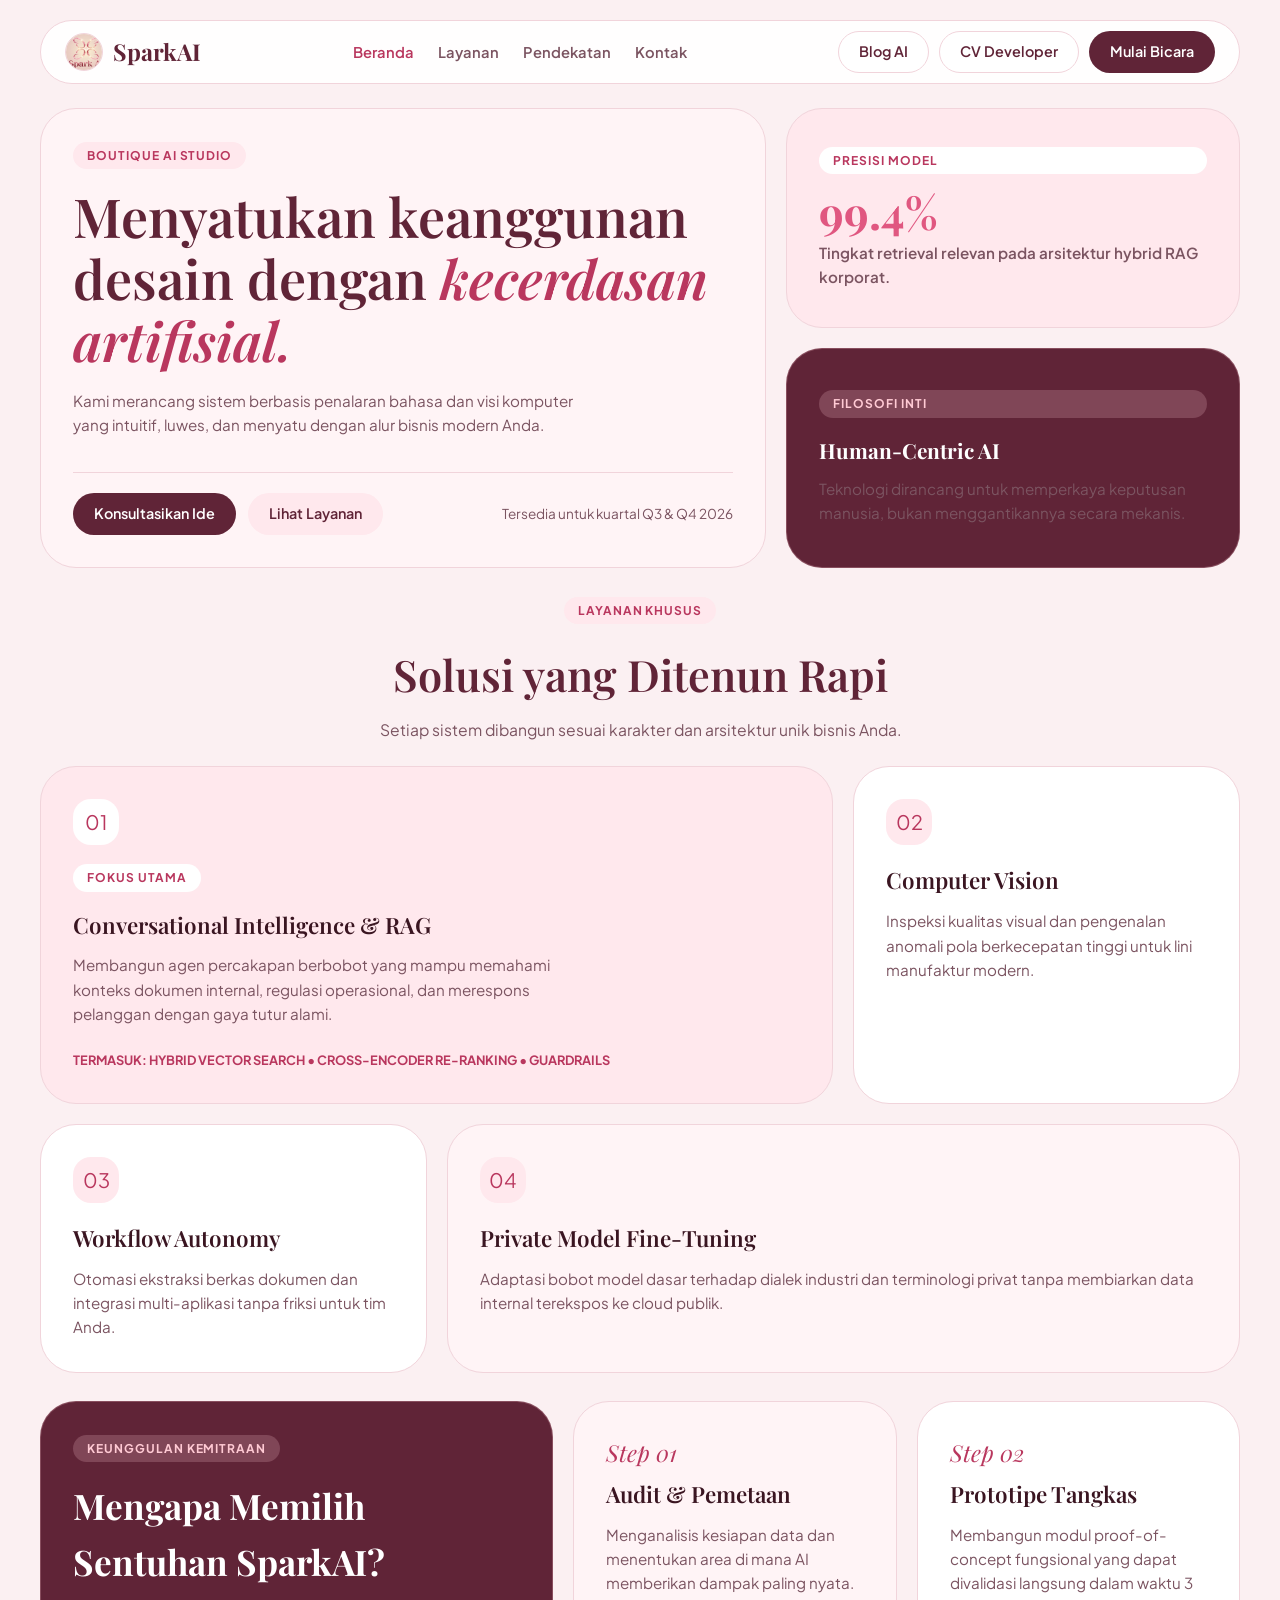
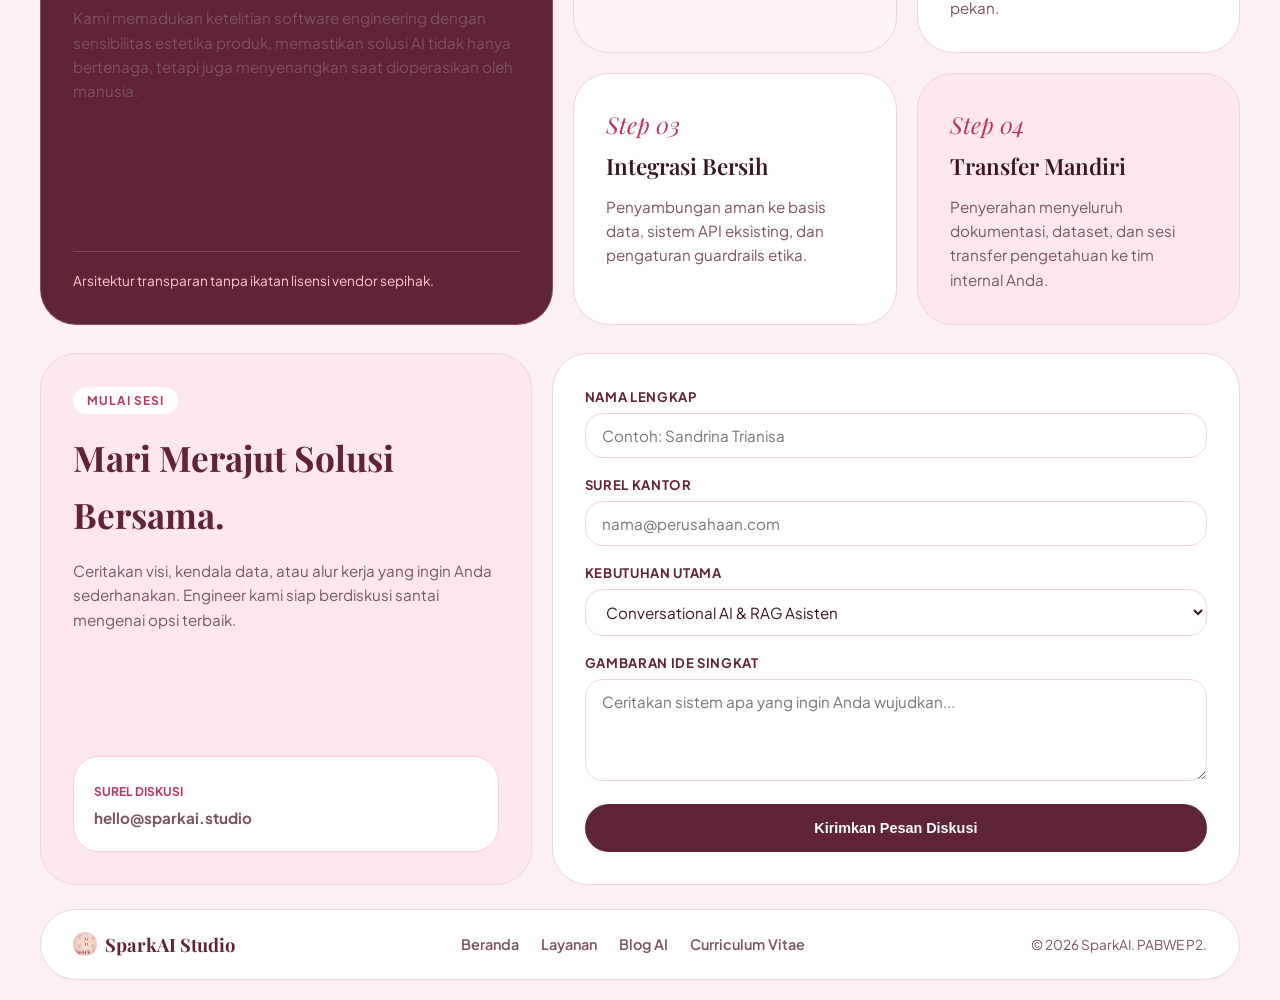
<file: index.html>
<!doctype html>
<html lang="id">
<head>
  <meta charset="UTF-8" />
  <meta name="viewport" content="width=device-width, initial-scale=1.0" />
  <meta name="description" content="SparkAI Studio menghadirkan solusi otomasi cerdas, asisten virtual berbasis LLM, dan visi komputer untuk transformasi digital perusahaan." />
  <meta name="theme-color" content="#602437" />
  <title>SparkAI - Intelligent Studio & Craft</title>
  
  <link rel="icon" href="assets/img/logo.png" type="image/png" />

  <!-- Google Fonts -->
  <link rel="preconnect" href="https://fonts.googleapis.com" />
  <link rel="preconnect" href="https://fonts.gstatic.com" crossorigin />
  <link
    href="https://fonts.googleapis.com/css2?family=Playfair+Display:ital,wght@0,500;0,600;0,700;1,500&family=Plus+Jakarta+Sans:wght@400;500;600;700&family=JetBrains+Mono:wght@400;500&display=swap"
    rel="stylesheet"
  />

  <!-- External CSS Murni (Separation of Concern Maksimal) -->
  <link rel="stylesheet" href="assets/css/style.css" />
</head>
<body>
  <div class="page-canvas">

    <!-- HEADER NAVIGATION -->
    <header class="site-header">
      <div class="navbar">
        <a href="index.html" class="brand">
          <img src="assets/img/logo.png" alt="SparkAI Logo" class="brand-logo" width="38" height="38" />
          <span>SparkAI</span>
        </a>

        <!-- Desktop Navigation -->
        <nav aria-label="Navigasi Utama Desktop">
          <ul class="nav-links">
            <li><a href="#home" class="active">Beranda</a></li>
            <li><a href="#layanan">Layanan</a></li>
            <li><a href="#pendekatan">Pendekatan</a></li>
            <li><a href="#kontak">Kontak</a></li>
          </ul>
        </nav>

        <div class="nav-cta">
          <a href="blog.html" class="btn btn-outline">Blog AI</a>
          <a href="cv.html" class="btn btn-outline">CV Developer</a>
          <a href="#kontak" class="btn btn-primary">Mulai Bicara</a>
        </div>

        <!-- Tombol Hamburger Mobile -->
        <button id="mobileNavToggle" type="button" class="nav-toggle-btn" aria-label="Buka Menu Navigasi" aria-expanded="false">
          ☰
        </button>

        <!-- Menu Drawer Mobile -->
        <div id="mobileDrawer" class="mobile-menu-drawer" aria-label="Navigasi Menu Seluler">
          <a href="#home" class="mobile-link">Beranda</a>
          <a href="#layanan" class="mobile-link">Layanan</a>
          <a href="#pendekatan" class="mobile-link">Pendekatan</a>
          <a href="#kontak" class="mobile-link">Kontak</a>
          <hr class="drawer-divider" />
          <a href="blog.html">Blog AI</a>
          <a href="cv.html">CV Developer</a>
        </div>
      </div>
    </header>

    <!-- LANDMARK UTAMA: MAIN -->
    <main id="main-content" class="main-layout">

      <!-- HERO BENTO SECTION -->
      <section id="home" class="hero-bento" aria-labelledby="hero-title-id">
        <article class="bento-card bento-tint hero-main">
          <div>
            <span class="card-tag">Boutique AI Studio</span>
            <h1 id="hero-title-id" class="hero-title">
              Menyatukan keanggunan desain dengan <em>kecerdasan artifisial.</em>
            </h1>
            <p class="hero-desc">
              Kami merancang sistem berbasis penalaran bahasa dan visi komputer yang intuitif, luwes, dan menyatu dengan alur bisnis modern Anda.
            </p>
          </div>

          <div class="hero-bottom-row">
            <div class="hero-action-group">
              <a href="#kontak" class="btn btn-primary">Konsultasikan Ide</a>
              <a href="#layanan" class="btn btn-soft">Lihat Layanan</a>
            </div>
            <span class="hero-availability">Tersedia untuk kuartal Q3 &amp; Q4 2026</span>
          </div>
        </article>

        <div class="hero-side-grid">
          <article class="bento-card bento-blush hero-side-card">
            <span class="card-tag tag-white">Presisi Model</span>
            <div class="stat-num">99.4%</div>
            <p class="stat-desc">
              Tingkat retrieval relevan pada arsitektur hybrid RAG korporat.
            </p>
          </article>

          <article class="bento-card bento-dark hero-side-card">
            <span class="card-tag">Filosofi Inti</span>
            <h2 class="card-title-light">
              Human-Centric AI
            </h2>
            <p class="card-text-blush">
              Teknologi dirancang untuk memperkaya keputusan manusia, bukan menggantikannya secara mekanis.
            </p>
          </article>
        </div>
      </section>

      <!-- SERVICES BENTO SECTION -->
      <section id="layanan" aria-labelledby="layanan-title-id">
        <div class="section-header">
          <span class="card-tag">Layanan Khusus</span>
          <h2 id="layanan-title-id" class="section-title">Solusi yang Ditenun Rapi</h2>
          <p class="section-subtitle">Setiap sistem dibangun sesuai karakter dan arsitektur unik bisnis Anda.</p>
        </div>

        <div class="services-bento">
          <article class="bento-card bento-blush service-hero-tile">
            <div>
              <div class="service-tile-icon icon-bg-white">01</div>
              <span class="card-tag tag-white">Fokus Utama</span>
              <h3>Conversational Intelligence &amp; RAG</h3>
              <p class="service-desc-constrained">
                Membangun agen percakapan berbobot yang mampu memahami konteks dokumen internal, regulasi operasional, dan merespons pelanggan dengan gaya tutur alami.
              </p>
            </div>
            <div class="service-footer-spec">
              Termasuk: Hybrid Vector Search • Cross-Encoder Re-ranking • Guardrails
            </div>
          </article>

          <article class="bento-card">
            <div class="service-tile-icon">02</div>
            <h3>Computer Vision</h3>
            <p>Inspeksi kualitas visual dan pengenalan anomali pola berkecepatan tinggi untuk lini manufaktur modern.</p>
          </article>

          <article class="bento-card">
            <div class="service-tile-icon">03</div>
            <h3>Workflow Autonomy</h3>
            <p>Otomasi ekstraksi berkas dokumen dan integrasi multi-aplikasi tanpa friksi untuk tim Anda.</p>
          </article>

          <article class="bento-card bento-tint tile-span-2">
            <div class="service-tile-icon">04</div>
            <h3>Private Model Fine-Tuning</h3>
            <p>Adaptasi bobot model dasar terhadap dialek industri dan terminologi privat tanpa membiarkan data internal terekspos ke cloud publik.</p>
          </article>
        </div>
      </section>

      <!-- PENDEKATAN BENTO SECTION -->
      <section id="pendekatan" aria-labelledby="pendekatan-title-id">
        <div class="about-bento">
          <article class="bento-card bento-dark about-bento-hero">
            <div>
              <span class="card-tag">Keunggulan Kemitraan</span>
              <h2 id="pendekatan-title-id" class="about-hero-title">
                Mengapa Memilih Sentuhan SparkAI?
              </h2>
              <p class="about-hero-text">
                Kami memadukan ketelitian software engineering dengan sensibilitas estetika produk, memastikan solusi AI tidak hanya bertenaga, tetapi juga menyenangkan saat dioperasikan oleh manusia.
              </p>
            </div>
            <div class="about-hero-footer">
              Arsitektur transparan tanpa ikatan lisensi vendor sepihak.
            </div>
          </article>

          <div class="about-bento-subgrid">
            <article class="bento-card bento-tint">
              <div class="flow-step-num">Step 01</div>
              <h3>Audit &amp; Pemetaan</h3>
              <p>Menganalisis kesiapan data dan menentukan area di mana AI memberikan dampak paling nyata.</p>
            </article>

            <article class="bento-card">
              <div class="flow-step-num">Step 02</div>
              <h3>Prototipe Tangkas</h3>
              <p>Membangun modul proof-of-concept fungsional yang dapat divalidasi langsung dalam waktu 3 pekan.</p>
            </article>

            <article class="bento-card">
              <div class="flow-step-num">Step 03</div>
              <h3>Integrasi Bersih</h3>
              <p>Penyambungan aman ke basis data, sistem API eksisting, dan pengaturan guardrails etika.</p>
            </article>

            <article class="bento-card bento-blush">
              <div class="flow-step-num">Step 04</div>
              <h3>Transfer Mandiri</h3>
              <p>Penyerahan menyeluruh dokumentasi, dataset, dan sesi transfer pengetahuan ke tim internal Anda.</p>
            </article>
          </div>
        </div>
      </section>

      <!-- CONTACT BENTO SECTION -->
      <section id="kontak" aria-labelledby="kontak-title-id">
        <div class="contact-bento">
          <article class="bento-card bento-blush contact-hero-card">
            <div>
              <span class="card-tag tag-white">Mulai Sesi</span>
              <h2 id="kontak-title-id" class="contact-hero-title">
                Mari Merajut Solusi Bersama.
              </h2>
              <p class="contact-hero-desc">
                Ceritakan visi, kendala data, atau alur kerja yang ingin Anda sederhanakan. Engineer kami siap berdiskusi santai mengenai opsi terbaik.
              </p>
            </div>

            <div class="contact-info-box">
              <span class="contact-info-label">Surel Diskusi</span>
              <p class="contact-info-val">hello@sparkai.studio</p>
            </div>
          </article>

          <article class="bento-card">
            <form action="#" method="get">
              <div class="form-group">
                <label for="nama">Nama Lengkap</label>
                <input type="text" id="nama" placeholder="Contoh: Sandrina Trianisa" required />
              </div>

              <div class="form-group">
                <label for="email">Surel Kantor</label>
                <input type="email" id="email" placeholder="nama@perusahaan.com" required />
              </div>

              <div class="form-group">
                <label for="topik">Kebutuhan Utama</label>
                <select id="topik">
                  <option>Conversational AI &amp; RAG Asisten</option>
                  <option>Inspeksi Computer Vision</option>
                  <option>Otomasi Alur &amp; Dokumen</option>
                  <option>Konsultasi &amp; Desain Arsitektur AI</option>
                </select>
              </div>

              <div class="form-group">
                <label for="pesan">Gambaran Ide Singkat</label>
                <textarea id="pesan" rows="4" placeholder="Ceritakan sistem apa yang ingin Anda wujudkan..."></textarea>
              </div>

              <button type="submit" class="btn btn-primary btn-submit-block">
                Kirimkan Pesan Diskusi
              </button>
            </form>
          </article>
        </div>
      </section>

    </main>

    <!-- FOOTER PILL -->
    <footer class="footer-bento">
      <div class="footer-brand">
        <img src="assets/img/logo.png" alt="SparkAI Logo" class="footer-logo" width="24" height="24" />
        SparkAI Studio
      </div>

      <nav class="footer-nav" aria-label="Navigasi Footer">
        <a href="#home">Beranda</a>
        <a href="#layanan">Layanan</a>
        <a href="blog.html">Blog AI</a>
        <a href="cv.html">Curriculum Vitae</a>
      </nav>

      <span class="copyright-text">&copy; 2026 SparkAI. PABWE P2.</span>
    </footer>

  </div>

  <script>
    const toggleBtn = document.getElementById('mobileNavToggle');
    const drawer = document.getElementById('mobileDrawer');
    const mobileLinks = document.querySelectorAll('.mobile-link');

    toggleBtn.addEventListener('click', () => {
      const isOpen = drawer.classList.toggle('is-open');
      toggleBtn.setAttribute('aria-expanded', String(isOpen));
    });

    mobileLinks.forEach(link => {
      link.addEventListener('click', () => {
        drawer.classList.remove('is-open');
        toggleBtn.setAttribute('aria-expanded', 'false');
      });
    });
  </script>
</body>
</html>
</file>
<file: assets/css/style.css>
/* ==========================================================================
   SPARKAI - SOFT EDITORIAL BENTO UI (ROSE ROYALE)
   PABWE Praktikum 2 - External CSS Murni
   Separation of Concern: Bebas Inline Stylesheet
   ========================================================================== */

/* 1. CSS VARIABLES (DESIGN TOKENS) */
:root {
  --deep-plum: #602437;
  --berry-rose: #8A2846;
  --raspberry: #B9375E;
  --soft-blush: #FFCAD4;
  --rose-pink: #E05780;

  --bg-page: #FBF0F2;
  --bg-card: #FFFFFF;
  --bg-card-tint: #FFF4F6;
  --bg-card-blush: #FFE8ED;
  --bg-card-dark: #602437;

  --text-dark: #3A1521;
  --text-muted: #7B5461;
  --text-light: #FDE8ED;
  --border-soft: #F1D4DB;

  --radius-xs: 12px;
  --radius-sm: 18px;
  --radius-md: 26px;
  --radius-lg: 36px;
  --radius-pill: 999px;

  --font-serif: "Playfair Display", Georgia, serif;
  --font-sans: "Plus Jakarta Sans", -apple-system, BlinkMacSystemFont, sans-serif;
  --font-mono: "JetBrains Mono", monospace;
}

/* 2. RESET & GLOBAL BOX MODEL */
* {
  box-sizing: border-box;
  margin: 0;
  padding: 0;
}

html {
  scroll-behavior: smooth;
}

body {
  font-family: var(--font-sans);
  background-color: var(--bg-page);
  color: var(--text-dark);
  line-height: 1.6;
  padding: 20px 16px;
}

img {
  max-width: 100%;
  height: auto;
  display: block;
}

a {
  color: inherit;
  text-decoration: none;
}

/* 3. LAYOUT & CONTAINER */
.page-canvas {
  max-width: 1200px;
  margin-inline: auto;
  display: flex;
  flex-direction: column;
  gap: 24px;
}

.main-layout {
  display: flex;
  flex-direction: column;
  gap: 28px;
}

/* 4. HEADER PILL & NAVIGATION */
.site-header {
  position: sticky;
  top: 16px;
  z-index: 1000;
  background: rgba(255, 255, 255, 0.92);
  backdrop-filter: blur(16px);
  border: 1px solid var(--border-soft);
  border-radius: var(--radius-pill);
  padding: 10px 24px;
}

.navbar {
  display: flex;
  align-items: center;
  justify-content: space-between;
  gap: 16px;
  position: relative;
}

.brand {
  display: flex;
  align-items: center;
  gap: 10px;
  font-family: var(--font-serif);
  font-size: 1.45rem;
  font-weight: 700;
  color: var(--deep-plum);
}

.brand-logo {
  width: 38px;
  height: 38px;
  object-fit: cover;
  border-radius: 50%;
  border: 1.5px solid var(--border-soft);
}

.nav-links {
  display: flex;
  align-items: center;
  gap: 24px;
  list-style: none;
}

.nav-links a {
  font-size: 0.92rem;
  font-weight: 600;
  color: var(--text-muted);
  transition: color 0.2s ease;
}

.nav-links a:hover,
.nav-links a.active {
  color: var(--raspberry);
}

.nav-cta {
  display: flex;
  align-items: center;
  gap: 10px;
}

/* Mobile Drawer Hamburger */
.nav-toggle-btn {
  display: none;
  background: transparent;
  border: none;
  cursor: pointer;
  padding: 6px;
  color: var(--deep-plum);
  font-size: 1.4rem;
}

.mobile-menu-drawer {
  display: none;
  position: absolute;
  top: calc(100% + 14px);
  left: 0;
  right: 0;
  background: #ffffff;
  border: 1px solid var(--border-soft);
  border-radius: var(--radius-md);
  padding: 20px;
  box-shadow: 0 15px 30px rgba(96, 36, 55, 0.12);
  flex-direction: column;
  gap: 14px;
  z-index: 999;
}

.mobile-menu-drawer.is-open {
  display: flex;
}

.mobile-menu-drawer a {
  font-weight: 600;
  color: var(--deep-plum);
  padding: 8px 12px;
  border-radius: var(--radius-xs);
}

.mobile-menu-drawer a:hover {
  background-color: var(--bg-card-blush);
  color: var(--raspberry);
}

.drawer-divider {
  border: 0;
  border-top: 1px solid var(--border-soft);
}

/* 5. BUTTONS */
.btn {
  display: inline-flex;
  align-items: center;
  justify-content: center;
  min-height: 42px;
  padding-inline: 20px;
  border-radius: var(--radius-pill);
  font-size: 0.9rem;
  font-weight: 600;
  cursor: pointer;
  border: 1px solid transparent;
  transition: transform 0.2s ease, background-color 0.2s ease, color 0.2s ease;
}

.btn:hover {
  transform: translateY(-2px);
}

.btn-primary {
  background-color: var(--deep-plum);
  color: white;
}

.btn-primary:hover {
  background-color: var(--berry-rose);
}

.btn-outline {
  border-color: var(--border-soft);
  background-color: white;
  color: var(--deep-plum);
}

.btn-outline:hover {
  border-color: var(--raspberry);
  color: var(--raspberry);
}

.btn-soft {
  background-color: var(--bg-card-blush);
  color: var(--deep-plum);
}

.btn-soft:hover {
  background-color: var(--soft-blush);
}

.btn-submit-block {
  width: 100%;
  min-height: 48px;
}

/* 6. BENTO CARDS */
.bento-card {
  background-color: var(--bg-card);
  border: 1px solid var(--border-soft);
  border-radius: var(--radius-lg);
  padding: 32px;
  position: relative;
  overflow: hidden;
}

.bento-tint {
  background-color: var(--bg-card-tint);
}

.bento-blush {
  background-color: var(--bg-card-blush);
}

.bento-dark {
  background-color: var(--bg-card-dark);
  color: var(--text-light);
  border-color: rgba(255, 202, 212, 0.25);
}

.card-tag {
  display: inline-block;
  font-size: 0.75rem;
  font-weight: 700;
  text-transform: uppercase;
  letter-spacing: 0.08em;
  padding: 4px 14px;
  border-radius: var(--radius-pill);
  margin-bottom: 16px;
  background-color: var(--bg-card-blush);
  color: var(--raspberry);
}

.tag-white {
  background-color: white;
}

.bento-dark .card-tag {
  background-color: rgba(255, 202, 212, 0.2);
  color: var(--soft-blush);
}

/* 7. HERO SECTION */
.hero-bento {
  display: grid;
  grid-template-columns: 1.6fr 1fr;
  gap: 20px;
}

.hero-main {
  display: flex;
  flex-direction: column;
  justify-content: space-between;
  min-height: 460px;
}

.hero-title {
  font-family: var(--font-serif);
  font-size: clamp(2.3rem, 4.2vw, 3.6rem);
  font-weight: 600;
  line-height: 1.15;
  color: var(--deep-plum);
  margin-bottom: 18px;
}

.hero-title em {
  font-style: italic;
  color: var(--raspberry);
}

.hero-desc {
  font-size: 1.05rem;
  color: var(--text-muted);
  max-width: 520px;
  margin-bottom: 28px;
}

.hero-bottom-row {
  display: flex;
  align-items: center;
  justify-content: space-between;
  flex-wrap: wrap;
  gap: 16px;
  padding-top: 20px;
  border-top: 1px solid var(--border-soft);
}

.hero-action-group {
  display: flex;
  gap: 12px;
  flex-wrap: wrap;
}

.hero-availability {
  font-size: 0.85rem;
  color: var(--text-muted);
}

.hero-side-grid {
  display: grid;
  grid-template-rows: 1fr 1fr;
  gap: 20px;
}

.hero-side-card {
  display: flex;
  flex-direction: column;
  justify-content: center;
}

.stat-num {
  font-family: var(--font-serif);
  font-size: 2.8rem;
  font-weight: 700;
  line-height: 1;
  color: var(--rose-pink);
  margin-bottom: 6px;
}

.stat-desc {
  font-size: 0.95rem;
  color: var(--deep-plum);
  font-weight: 600;
}

.card-title-light {
  color: white;
  font-size: 1.3rem;
  font-family: var(--font-serif);
  margin-bottom: 10px;
}

.card-text-blush {
  color: var(--soft-blush);
}

/* 8. SECTION HEADINGS */
.section-header {
  text-align: center;
  max-width: 620px;
  margin-inline: auto;
  margin-bottom: 24px;
}

.section-title {
  font-family: var(--font-serif);
  font-size: clamp(2rem, 3.4vw, 2.7rem);
  font-weight: 600;
  color: var(--deep-plum);
  margin-bottom: 8px;
}

.section-subtitle {
  color: var(--text-muted);
  font-size: 0.98rem;
}

/* 9. SERVICES GRID */
.services-bento {
  display: grid;
  grid-template-columns: repeat(3, 1fr);
  gap: 20px;
}

.service-hero-tile {
  grid-column: span 2;
  display: flex;
  flex-direction: column;
  justify-content: space-between;
}

.service-tile-icon {
  width: 46px;
  height: 46px;
  border-radius: var(--radius-sm);
  background-color: var(--bg-card-blush);
  color: var(--raspberry);
  display: grid;
  place-items: center;
  font-size: 1.25rem;
  margin-bottom: 18px;
}

.icon-bg-white {
  background-color: white;
}

.service-desc-constrained {
  max-width: 520px;
  margin-top: 8px;
}

.service-footer-spec {
  margin-top: 24px;
  font-size: 0.8rem;
  font-weight: 700;
  color: var(--raspberry);
  text-transform: uppercase;
}

.tile-span-2 {
  grid-column: span 2;
}

.bento-card h3 {
  font-family: var(--font-serif);
  font-size: 1.4rem;
  font-weight: 600;
  margin-bottom: 10px;
}

.bento-card p {
  color: var(--text-muted);
  font-size: 0.95rem;
}

/* 10. ABOUT / PHILOSOPHY */
.about-bento {
  display: grid;
  grid-template-columns: 1fr 1.3fr;
  gap: 20px;
}

.about-bento-hero {
  display: flex;
  flex-direction: column;
  justify-content: space-between;
}

.about-hero-title {
  font-family: var(--font-serif);
  font-size: 2.2rem;
  color: white;
  margin-bottom: 16px;
}

.about-hero-text {
  margin-bottom: 24px;
  color: #ffffff;
}

.about-hero-footer {
  border-top: 1px solid rgba(255, 202, 212, 0.2);
  padding-top: 18px;
  font-size: 0.85rem;
  color: var(--soft-blush);
}

.about-bento-subgrid {
  display: grid;
  grid-template-columns: 1fr 1fr;
  gap: 20px;
}

.flow-step-num {
  font-family: var(--font-serif);
  font-size: 1.45rem;
  font-style: italic;
  color: var(--raspberry);
  margin-bottom: 6px;
}

/* 11. FORM & CONTACT BENTO */
.contact-bento {
  display: grid;
  grid-template-columns: 1fr 1.4fr;
  gap: 20px;
}

.contact-hero-card {
  display: flex;
  flex-direction: column;
  justify-content: space-between;
}

.contact-hero-title {
  font-family: var(--font-serif);
  font-size: 2.2rem;
  color: var(--deep-plum);
  margin-bottom: 16px;
}

.contact-hero-desc {
  color: var(--text-muted);
  margin-bottom: 24px;
}

.contact-info-box {
  background: white;
  padding: 20px;
  border-radius: var(--radius-md);
  border: 1px solid var(--border-soft);
}

.contact-info-label {
  text-transform: uppercase;
  font-weight: 700;
  color: var(--raspberry);
  font-size: 0.75rem;
}

.contact-info-val {
  font-size: 1.05rem;
  font-weight: 700;
  color: var(--deep-plum);
  margin-top: 4px;
}

.form-group {
  margin-bottom: 16px;
}

.form-group label {
  display: block;
  font-size: 0.82rem;
  font-weight: 700;
  text-transform: uppercase;
  letter-spacing: 0.05em;
  color: var(--deep-plum);
  margin-bottom: 6px;
}

input[type="text"],
input[type="email"],
textarea,
select {
  width: 100%;
  padding: 12px 16px;
  border: 1px solid var(--border-soft);
  border-radius: var(--radius-sm);
  background-color: white;
  color: var(--text-dark);
  font-family: inherit;
  font-size: 0.95rem;
  outline: none;
  transition: border-color 0.2s ease, box-shadow 0.2s ease;
}

input:focus,
textarea:focus,
select:focus {
  border-color: var(--rose-pink);
  box-shadow: 0 0 0 4px rgba(224, 87, 128, 0.15);
}

/* 12. FOOTER */
.footer-bento {
  display: flex;
  justify-content: space-between;
  align-items: center;
  flex-wrap: wrap;
  gap: 20px;
  padding: 20px 32px;
  border-radius: var(--radius-pill);
  border: 1px solid var(--border-soft);
  background-color: white;
}

.footer-brand {
  display: flex;
  align-items: center;
  gap: 8px;
  font-family: var(--font-serif);
  font-size: 1.15rem;
  font-weight: 700;
  color: var(--deep-plum);
}

.footer-logo {
  width: 24px;
  height: 24px;
  border-radius: 50%;
  object-fit: cover;
}

.footer-nav {
  display: flex;
  gap: 22px;
  font-size: 0.9rem;
  font-weight: 600;
  color: var(--text-muted);
}

.footer-nav a:hover {
  color: var(--raspberry);
}

.copyright-text {
  font-size: 0.85rem;
  color: var(--text-muted);
}

/* 13. RESPONSIVE MEDIA QUERIES */
@media (max-width: 960px) {
  .hero-bento,
  .about-bento,
  .contact-bento {
    grid-template-columns: 1fr;
  }
  .services-bento {
    grid-template-columns: 1fr 1fr;
  }
  .service-hero-tile {
    grid-column: span 2;
  }
}

@media (max-width: 768px) {
  .nav-links,
  .nav-cta {
    display: none;
  }
  .nav-toggle-btn {
    display: block;
  }
  .services-bento,
  .about-bento-subgrid {
    grid-template-columns: 1fr;
  }
  .service-hero-tile,
  .tile-span-2 {
    grid-column: span 1;
  }
  .footer-bento {
    border-radius: var(--radius-md);
    flex-direction: column;
    text-align: center;
  }
}
</file>
